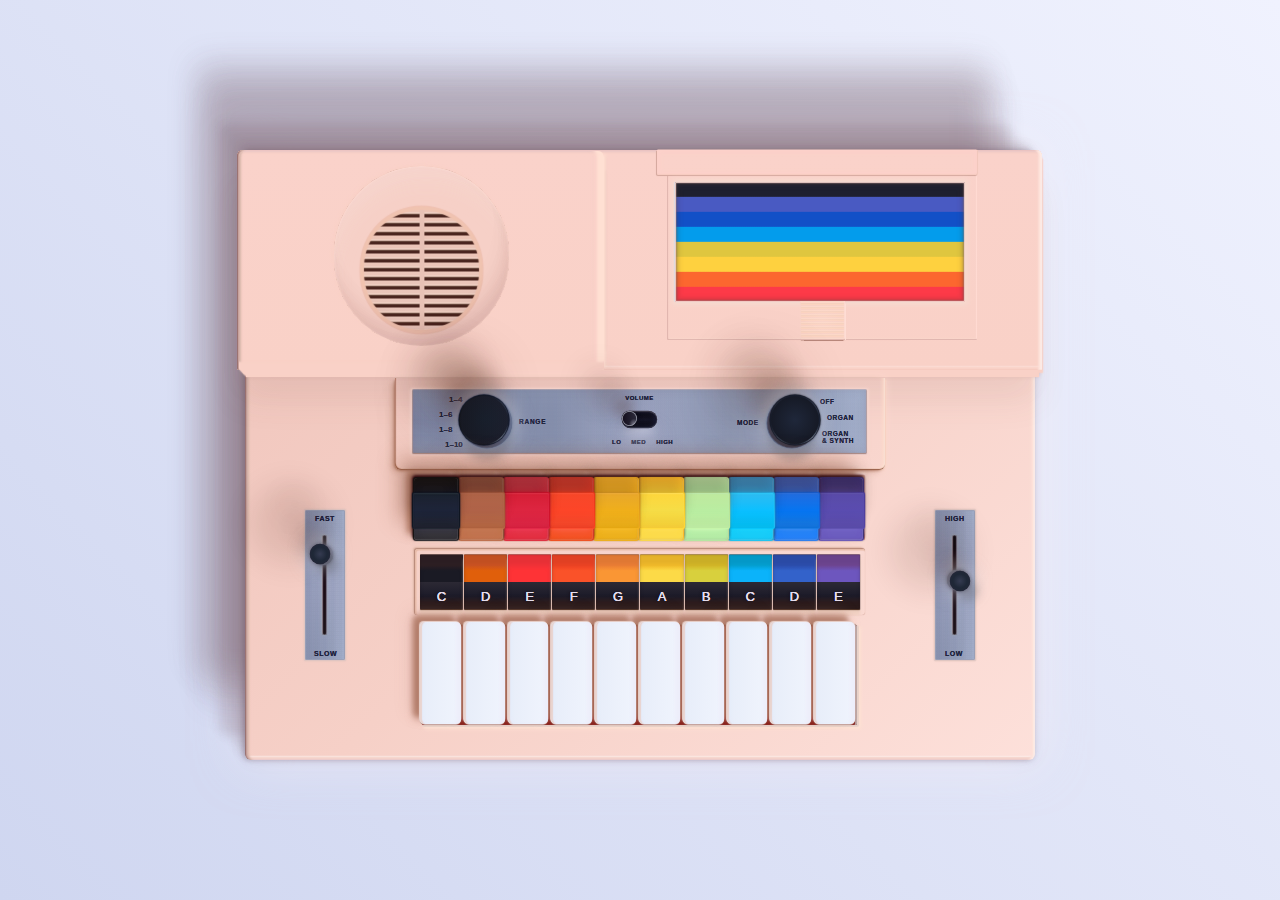
<file: bonus/index.html>
<!DOCTYPE html>
<html>
    <head>
        <link rel="stylesheet" href="style.css">
    </head>
    <body>
      <div class="muson" aria-label="Muson Synth Illustration">
        <div class="top-bar">
          <div class="speaker-bar"><div class="speakers"></div></div>
          <div class="muson-frame"><div class="rainbow"></div></div>
        </div>
        <div class="range-container" aria-hidden="true">
          <div class="range-plate">
            <div class="left">
              <ul class="ranges">
                <li>1–4</li>
                <li>1–6</li>
                <li>1–8</li>
                <li>1–10</li>
              </ul>
              <p>Range</p>
              <div class="slider-wrapper">
                <div class="slider"></div>
              </div>
            </div>
            <div class="center">
              <p>Volume</p>
              <ul>
                <li>Lo</li>
                <li>Med</li>
                <li>High</li>
              </ul>
              <div class="switch-wrapper">
                <div class="switch-button"></div>
              </div>
            </div>
            <div class="right">
              <p>Mode</p>
              <ul>
                <li>Off</li>
                <li>Organ</li>
                <li>Organ <br />& Synth</li>
              </ul>
              <div class="slider-wrapper">
                <div class="slider"></div>
              </div>
            </div>
          </div>
        </div>
        <div class="button-container">
          <div class="button">
            <div class="center"></div>
          </div>
          <div class="button">
            <div class="center"></div>
          </div>
          <div class="button">
            <div class="center"></div>
          </div>
          <div class="button">
            <div class="center"></div>
          </div>
          <div class="button">
            <div class="center"></div>
          </div>
          <div class="button">
            <div class="center"></div>
          </div>
          <div class="button">
            <div class="center"></div>
          </div>
          <div class="button">
            <div class="center"></div>
          </div>
          <div class="button">
            <div class="center"></div>
          </div>
          <div class="button">
            <div class="center"></div>
          </div>
        </div>
        <div class="letter-container" aria-hidden="true">
          <div>
            <p>C</p>
          </div>
          <div>
            <p>D</p>
          </div>
          <div>
            <p>E</p>
          </div>
          <div>
            <p>F</p>
          </div>
          <div>
            <p>G</p>
          </div>
          <div>
            <p>A</p>
          </div>
          <div>
            <p>B</p>
          </div>
          <div>
            <p>C</p>
          </div>
          <div>
            <p>D</p>
          </div>
          <div>
            <p>E</p>
          </div>
        </div>
        <div class="key-container">
          <div style="z-index: 12;"></div>
          <div style="z-index: 11;"></div>
          <div style="z-index: 10;"></div>
          <div style="z-index: 9;"></div>
          <div style="z-index: 8;"></div>
          <div style="z-index: 7;"></div>
          <div style="z-index: 6;"></div>
          <div style="z-index: 5;"></div>
          <div style="z-index: 4;"></div>
          <div style="z-index: 3;"></div>
        </div>
        <div class="speed-container" aria-hidden="true">
          <p>Fast</p>
          <div class="speed-slider"></div>
          <div class="speed-button-container">
            <div class="speed-button"></div>
          </div>
          <p>Slow</p>
        </div>
        <div class="vol-container" aria-hidden="true">
          <p>High</p>
          <div class="vol-slider"></div>
          <div class="vol-button-container">
            <div class="vol-button"></div>
          </div>
          <p>Low</p>
        </div>
      </div>
    </body>
</html>
</file>
<file: bonus/style.css>
:root {
    --letter-1: #2E1F23;
    --letter-2: #1A1A24;

    --button-1: #171310;
    --button-2: #18171F;
    --button-3: #353541;
    --button-4: #302E33;

    --center-1: #0F1622;
    --center-2: #171D33;
    --center-3: #222632;
    --center-4: #313842;

    --center-5: #1C1F30;
    --center-6: #3D3A4D;
}

* {
    padding: 0;
    margin: 0;
    box-sizing: border-box;
}

body {
    background-color: #CFD6F0;
    background-image: linear-gradient(45deg, #CFD6F0, #F0F2FE);
    min-height: 100vh;
}

.muson {
    display: block;

    position: absolute;
    top: 120px;
    top: calc(50vh - 300px);
    left: 0;
    right: 0;

    margin: 0 auto;

    width: 790px;
    height: 610px;

    border-radius: 6px;

    background-color: #FFD9D0;
    background-image: linear-gradient(
        135deg,
        #EFC4BB,
        #F6D0C7,
        #FDE0DA
    );

    box-shadow: 2px 0 1.5px -1.5px #7C5558 inset,
        3.5px 0 2.5px -2.5px #AE857F inset,
        4.5px 0 2.5px -2.5px #D8B5AF inset,
        5.5px 0 2.5px -2.5px #DBBBB0 inset,
        6.5px 0 2.5px -2.5px #DFBDB1 inset,
        
        -3px 0 2px -2px #F9EAE5 inset,
        -3.5px 0 2px -2px #FFF0ED inset,
        -4.5px 0 2px -2px #FDDFD4 inset,
        -5.5px 0 2px -2px #FEE1DB inset,
        
        0 2px 2px -2px #EBCDCF inset,
        0 4px 2px -2px #EEC8C7 inset,
        0 5px 2px -2px #F4CFC7 inset,
        
        0 -2px 1.5px -1.5px #E8D4DD inset,
        0 -4.5px 1.5px -1.5px #F4CFC7 inset,
        0 -5px 1.5px -1.5px #FFFDFB inset,
        
        -30px -30px 10px rgba(114, 86, 98, 0.05),
        -25px -25px 10px rgba(114, 86, 98, 0.1),
        -20px -20px 10px rgba(114, 86, 98, 0.075),
        -10px -10px 10px rgba(114, 86, 98, 0.1),
        -5px -5px 10px rgba(114, 86, 98, 0.125),
        -50px -90px 30px rgba(114, 86, 98, 0.15),
        -45px -80px 30px rgba(114, 86, 98, 0.125),
        -40px -70px 30px rgba(114, 86, 98, 0.1),
        -35px -60px 30px rgba(114, 86, 98, 0.075),
        -45px -50px 30px rgba(114, 86, 98, 0.05),
        
        -2px 0 5px rgba(137, 124, 142, 0.5),
        0 0 10px rgba(137, 124, 142, 0.1),
        0 0 20px rgba(137, 124, 142, 0.05),
        0 0 50px rgba(255, 245, 250, 0.5);
}

.top-bar {
    display: block;
    width: 805px;
    height: 220px;
    margin-left: -8px;
    border-radius: 6px 6px 2px 2px;
    background-image: linear-gradient(#FAD2CA, #F9D1C7);

    box-shadow: 2px 0 1.5px -1.5px #7C5558 inset,
        3.5px 0 2.5px -2.5px #AE857F inset,
        4.5px 0 2.5px -2.5px #D8B5AF inset,
        5.5px 0 2.5px -2.5px #DBBBB0 inset,
        6.5px 0 2.5px -2.5px #DFBDB1 inset,
        
        -3px 0 2px -2px #F9EAE5 inset,
        -3.5px 0 2px -2px #FFF0ED inset,
        -4.5px 0 2px -2px #FDDFD4 inset,
        -5.5px 0 2px -2px #FEE1DB inset,
        
        0 2px 2px -2px #EBCDCF inset,
        0 4px 2px -2px #EEC8C7 inset,
        0 5px 2px -2px #F4CFC7 inset,
        
        0 -2px 1.5px -1.5px #F9D1C7 inset,
        0 -4.5px 1.5px -1.5px #F9D1C7 inset,
        0 -5px 1.5px -1.5px #FFEAE4 inset,
        
        
        2px 12px 1.5px -6px #F9D1C7,
        1px 11px 1.5px -6px #F9D1C7,
        1px 10px 1.5px -6px #F9D1C7,
        1px 9px 1.5px -5px #F9D1C7,
        1px 8px 1.5px -5px #F9D1C7,
        1px 7px 1.5px -5px #F9D1C7,
        1px 6px 1.5px -5px #F9D1C7,
        3px 5px 1.5px -2px #F9D1C7,
        2px 4px 1.5px -2px #F9D1C7,
        1px 3px 1.5px -2px #F9D1C7,
        
        3px 13px 1px -6px #F9D1C7,
        3px 12px 4px -6px rgba(126, 80, 67, 0.25),
        -2px 25px 30px -3px rgba(126, 80, 67, 0.025),
        -2px 35px 35px -3px rgba(126, 80, 67, 0.075);

    position: relative;
}

.muson-frame {
    display: block;
    width: 310px;
    height: 165px;
    background-color: transparent;
    
    position: absolute;
    top: 25px;
    right: 65px;

    border-radius: 1px;

    box-shadow: 1px -1px 1px #DEB3AC inset,
        -2px 0 1px -1px #FFDBD3 inset,
        0 -1.5px 1px #FFDFD3 inset,
        0 70.25px 1px -70px #B58475;
}

.muson-frame:before {
    content: "";
    display: block;
    width: 320px;
    height: 25px;
    border-radius: 0 0 2px 2px;

    background-color: transparent;

    position: absolute;

    top: -25px;
    left: -10px;

    box-shadow: -0.5px 1.25px 0.75px -0.25px #D4A89D,
        0.5px 0 0.75px -0.25px #F3C9BD,
        0 -1px 0.5px -0.5px rgba(243, 204, 197, 1),
        0 -1px 1px #F7CBC0 inset,
        0 0 3px 4px #FCD1CA inset;
}

.muson-frame:after {
    content: "";
    display: block;
    width: 45px;
    height: 39px;
    border-radius: 0.5px;

    background-image: radial-gradient(rgba(255, 222, 213, 0.25), rgba(255, 222, 213, 0) 60%),
        repeating-linear-gradient(#F8D2C5 0 24%, #FDD9C9 25% 49%, #F6D1BF 50% 74%, #FDD4C0 75% 100%);
    background-size: 100% 100%, 4px 4px;

    position: absolute;
    bottom: 0;
    left: 0;
    right: 0;
    margin-left: auto;
    margin-right: auto;

    opacity: 0.95;

    box-shadow: 0 -1.5px 1px -0.5px #DEB3AC inset,
        0 -2px 1px -0.5px #FFDFD3 inset,
        -1px 0 1px #FFDED5 inset,
        1px 0 1px -0.5px #FFDED5,
        1px 0 1px #FBD5CA inset,
        -1px 0 1px -0.5px #FBD5CA,
        0 1.75px 1px -1px #B58475;
}

.rainbow {
    display: block;
    width: 290px;
    height: 120px;

    position: absolute;
    top: 7px;
    left: 8px;

    background-color: #fff;
    background-image: linear-gradient(#1E202F 0 12%,
        #495AC2 12.5% 24.5%,
        #1250C7 25% 37%,
        #039CEC 37.5% 49.5%,
        #DFC63F 50% 62%,
        #FED13F 62.5% 74.5%,
        #FC672F 75% 87%,
        #FD3A48 87.5% 100%
    );
    
    border-radius: 1px;

    box-shadow: 0 -2px 2px -2px rgba(255, 220, 211, 1) inset,
        0px 0 1.25px 1px #FEDDD6 inset,
        0 0 1px 1.5px rgba(82, 58, 56, 0.5) inset,
        0 0 2.5px 3px rgba(82, 58, 56, 0.2) inset,
        0 0 4px 5px rgba(82, 58, 56, 0.1) inset,
        -1px 0 1px #DDDAE3,
        0 0 5px 3px #F6DACF;
}

.speaker-bar {
    display: block;
    width: 365px;
    height: 219px;

    background-color: transparent;
    
    border-radius: 6px 6px 2px 2px;
    position: absolute;
    top: 1px;
    left: 2px;

    box-shadow: 0 -10px 2px -2px #F9D1C7 inset,
        0 0 1px #F9D1C7,
        -10px 0 3px -3px #FFE0D3 inset,
        5px 0 3px -3px #FFE0D3,
        7px 0 2px -5px rgba(166, 122, 111, 0.15),
        21px 0 3px -20px rgba(95, 64, 56, 0.15),
        -9px -5px 5px rgba(254, 210, 201, 0.5) inset;

}

.speakers {
    display: block;
    width: 175px;
    height: 180px;

    border-radius: 100px;

    position: absolute;
    left: 0;
    right: 0;
    margin: 0 auto;
    top: 15px;

    background-image: linear-gradient(90deg, transparent, #E8C2B6 20% 80%, transparent),
        linear-gradient(transparent 0 12.5%, 
            #EECEC1 12.5% 25%,
            #67473C 37.5% 50%, 
            #4A251F 50% 62.5%, 
            transparent 82% 100%
        ), linear-gradient(
            #EEC4B4,
            #E8C6BC
        );
    background-size: 6px 100%, 9px 9px, 100% 100%;
    background-repeat: no-repeat, repeat, repeat;
    background-position: center center, top left, top left;

    box-shadow: 0 0 2px 0.5px #F9D1C7,
        -1.75px -1.75px 1.5px -1px #F9D1C7,
        -2px -2px 5px -2px #F9D1C7,

        -5px -25px 20px -5px rgba(83, 23, 0, 0.05) inset,
        -5px -15px 15px -5px rgba(83, 23, 0, 0.05) inset,
        -10px -35px 30px -10px rgba(83, 23, 0, 0.025) inset,

        5px 25px 20px -5px rgba(255, 243, 238, 0.1) inset,
        5px 15px 15px -5px rgba(255, 243, 238, 0.05) inset,
        10px 35px 30px -10px rgba(255, 243, 238, 0.025) inset,

        0 0 2px 0.5px #FEDCD3 inset,
        -2px -2px 5px -1px rgba(245, 203, 191, 0.5) inset,
        0 14px 1px 25.5px #F6D0C7 inset,
        0 14px 1px 26.5px #EFC1B2 inset,
        0 14px 1px 30px #F0C3B0 inset;
}

.key-container {
    display: grid;
    width: 435px;
    height: 100px;

    grid-template-columns: repeat(10, 1fr);
    column-gap: 3px;

    position: absolute;
    bottom: 35px;
    left: 177px;
    border-radius: 1px;
    background-color: #821510;

    box-shadow: -10px -10px 10px -5px rgba(58, 12, 2, 0.2),
    
        -2px 0 1px #BCA7A6 inset,
        1px 1px 1px 1px #E8D1C9,
        2px 2px 2px 1px #FFE3D5,
        3px 3px 4px 1px #FDE0D2,
        
        -1px -1px 1px 0 #8E675F;
}

.key-container > div {
    background-color: #fff;
    background-image: linear-gradient(90deg,
        #E7EDF9,
        #F0F4FD
    );
    border-radius: 5px;
    position: relative;
    top: -3px;
    left: -2px;
    height: 100%;
    height: calc(100% + 2px);


    box-shadow: -5px 0 4px -2px #EDECFA inset,
        -8px 0 6px -6px #EBEFF8 inset,
        3px 0 1px -1px #E9D4CF inset,
        6px 0 5px -5px #E1E8FA inset,

        0 0 0.25px 0.25px #E9D4CF,
        -0.75px -0.75px 1px -0.5px #E9D4CF,
        0 1px 1px #BEA19B,
        
        -7px -7px 5px -0.5px rgba(150, 90, 64, 0.5),
        -7px -3px 7px rgba(201, 149, 135, 0.55),
        -10px -10px 15px rgba(201, 149, 135, 0.25);
}

.letter-container {
    display: grid;
    width: 450px;
    height: 66px;

    background-color: transparent;

    grid-template-columns: repeat(10, 1fr);
    column-gap: 1px;

    position: absolute;
    bottom: 145px;
    left: 170px;

    border-radius: 3px;

    box-shadow: -0.5px -0.5px 0.75px #B98A7A,
        -2px -2px 2px #E0B9A8,
        0.5px 0.5px 1px -0.25px #E1B8A6 inset,
        1px 1px 1px 0.5px #E9BCA9 inset,
        4px 4px 4px rgba(251, 228, 222, 0.25) inset;

    padding: 5px;
}

.letter-container > div {
    background-color: #19161D;
    background-image: linear-gradient(
        var(--letter-1) 20%,
        var(--letter-2) 30% 50%,
        #2C2934 50%,
        #1C1B29,
        #342127
    );

    border-radius: 1px;

    box-shadow: 0 0.5px 0.5px #A6857E inset,
        0 1px 2px rgba(67, 38, 40, 0.25) inset,
        0.5px 0 0.25px rgba(105, 90, 95, 0.5),
        
        0 -1px 0.5px #4D3326 inset,
        0 -15px 5px -5px #2A1A1A inset,
        0 1px 1px #D6B6A7,
        0 5px 3px #F0D0C1,
        
        0 12px 5px rgba(26, 26, 36, 0.1) inset;

    position: relative;
}

.letter-container > div:nth-child(2) {
    --letter-1: #D55622;
    --letter-2: #E05F0B;
}

.letter-container > div:nth-child(3) {
    --letter-1: #FE3339;
    --letter-2: #FE3336;
}

.letter-container > div:nth-child(4) {
    --letter-1: #F84524;
    --letter-2: #FA5229;
}

.letter-container > div:nth-child(5) {
    --letter-1: #F78336;
    --letter-2: #FA9634;
}

.letter-container > div:nth-child(6) {
    --letter-1: #FDC32A;
    --letter-2: #FCDA47;
}

.letter-container > div:nth-child(7) {
    --letter-1: #DEBF27;
    --letter-2: #D8D03D;
}

.letter-container > div:nth-child(8) {
    --letter-1: #03A7DA;
    --letter-2: #0BB3FA;
}

.letter-container > div:nth-child(9) {
    --letter-1: #2D50B4;
    --letter-2: #3362CA;
}

.letter-container > div:nth-child(10) {
    --letter-1: #734897;
    --letter-2: #6D56BE;
}

.letter-container > div > p {
    position: absolute;
    bottom: 6px;
    left: 0;
    right: 0;
    margin: 0 auto;
    text-align: center;
    font-size: 13px;
    color: #E6DFEF;
    font-family: sans-serif;
    text-shadow: 0.15px 0 0.5px #E6DFEF,
        -0.15px 0 0.5px #E6DFEF,
        1px 0 1px #33292A,
        -2px 0 2px #1A1420;
}

.button-container {
    display: grid;
    grid-template-columns: repeat(10, 1fr);
    column-gap: 1px;

    width: 450px;
    height: 65px;
    border-radius: 2px;

    position: absolute;
    left: 170px;
    bottom: 220px;

    background-color: transparent;

    box-shadow: 0 0 2px #DDABA0 inset,
        0 0 1px #DDABA0,
        0 -1px 2px #F1CBC2,
        0 -1.5px 2px #FDE4DD,
        0 1px 2px #E9CDBF,
        0 1.5px 2px #FADACF,
        
        0 1.5px 1.5px -0.5px #D69C8E inset,
        0 10px 10px -5px #E0B2A2 inset,
        0 -10px 5px -5px rgba(178, 83, 65, 1) inset;
}

.button-container .button {
    border-radius: 3px;

    background-image: linear-gradient(
        var(--button-1),
        var(--button-2),
        var(--button-3),
        var(--button-4)
    );

    box-shadow: 0 0 0.25px var(--button-3),
        -0.5px -0.75px 1px  rgba(241, 249, 255, 0.15) inset,
        -0.75px -1.5px 1.5px rgba(44, 6, 13, 0.05) inset,
    
        0 -0.5px 0.75px 0.25px var(--button-1),
        0 0.5px 0.75px 0.25px var(--button-4),

        0 -0.75px 2px -0.75px var(--button-1),
        0 0.75px 2px -0.75px var(--button-4),

        -0.5px -2px 3px 0.75px rgba(44, 6, 13, 0.9),
        -15px -20px 20px 2px rgba(150, 90, 64, 0.35),
        
        -7px -7px 5px -0.5px rgba(150, 90, 64, 0.5),
        -7px -3px 7px rgba(201, 149, 135, 0.55),
        -10px -10px 15px rgba(201, 149, 135, 0.25);

    position: relative;
    bottom: -3px;
    left: -1.5px;

    z-index: 11;

    height: 100%;
    height: calc(100% - 3px);
}

.button-container .button:nth-child(2) {
    --button-1: #884B36;
    --button-2: #8A4631;
    --button-3: #BD6E48;
    --button-4: #C2724D;

    --center-1: #AC5B3D;
    --center-2: #AE5E43;
    --center-3: #BD6E48;
    --center-4: #AA624A;
    --center-5: #AE5E3D;
    --center-6: #C77E5B;

    z-index: 10;
}

.button-container .button:nth-child(3) {
    --button-1: #C1353E;
    --button-2: #C22B3A;
    --button-3: #E42D49;
    --button-4: #E32C3E;

    --center-1: #D5132B;
    --center-2: #DD1F3B;
    --center-3: #E42849;
    --center-4: #E33E50;
    --center-5: #D51A39;
    --center-6: #F44661;
    
    z-index: 9;
}

.button-container .button:nth-child(4) {
    --button-1: #CC3929;
    --button-2: #D73825;
    --button-3: #FD5332;
    --button-4: #F2501F;

    --center-1: #F83D1E;
    --center-2: #FD4022;
    --center-3: #FC4D2E;
    --center-4: #FF5A3D;
    --center-5: #F0361F;
    --center-6: #FF6959;
    
    z-index: 8;
}

.button-container .button:nth-child(5) {
    --button-1: #F2AC26;
    --button-2: #F0AC19;
    --button-3: #F0B31C;
    --button-4: #ECAF19;

    --center-1: #E8A321;
    --center-2: #F0AD14;
    --center-3: #F3B61D;
    --center-4: #F1A943;
    --center-5: #EBAA09;
    --center-6: #FBC131;
    
    z-index: 7;
}

.button-container .button:nth-child(6) {
    --button-1: #FCB829;
    --button-2: #F7CF31;
    --button-3: #FFDB3C;
    --button-4: #FBDB4C;

    --center-1: #FFD531;
    --center-2: #F6DC41;
    --center-3: #FFDA3B;
    --center-4: #FFE470;
    --center-5: #FFD038;
    --center-6: #FFE160;
    
    z-index: 6;
}

.button-container .button:nth-child(7) {
    --button-1: #B5D496;
    --button-2: #A1D890;
    --button-3: #B5F4A7;
    --button-4: #B3EAA4;

    --center-1: #BDE899;
    --center-2: #B8ED9F;
    --center-3: #C6F6AA;
    --center-4: #B7E6B8;
    --center-5: #C6F6AC;
    --center-6: #D9FEBB;
    
    z-index: 5;
}

.button-container .button:nth-child(8) {
    --button-1: #3F88B5;
    --button-2: #3494C7;
    --button-3: #0FCEFB;
    --button-4: #15CAF7;

    --center-1: #26B7F0;
    --center-2: #05BEFF;
    --center-3: #04C6FB;
    --center-4: #23D7FF;
    --center-5: #08C2F5;
    --center-6: #22D9FF;
    
    z-index: 4;
}

.button-container .button:nth-child(9) {
    --button-1: #4058A2;
    --button-2: #3C5FB9;
    --button-3: #0D7BF4;
    --button-4: #2680F8;

    --center-1: #1864DC;
    --center-2: #0071F1;
    --center-3: #1A7DE5;
    --center-4: #346DD4;
    --center-5: #016EE3;
    --center-6: #5298F0;
    
    z-index: 3;
}

.button-container .button:nth-child(10) {
    --button-1: #3D306E;
    --button-2: #503C79;
    --button-3: #6A5ABD;
    --button-4: #6A5ABD;

    --center-1: #5141A3;
    --center-2: #5647AE;
    --center-3: #6052B3;
    --center-4: #6758AB;
    --center-5: #574DAE;
    --center-6: #7B6BCE;
    
    z-index: 2;
}

.button-container .button .center {
    display: block;
    width: 100%;
    height: 35px;
    
    width: calc(100% + 2px);

    border-radius: 2px;

    position: absolute;
    top: 15px;
    left: -1px;

    background-image: linear-gradient(
        var(--center-1),
        var(--center-2),
        var(--center-3)
    );

    box-shadow: 0 0 0.5px var(--center-3),
    
    -3px -20px 14px 3px rgba(20, 7, 14, 0.15),
    3px 20px 14px -3px rgba(241, 249, 255, 0.025),
    -3px -17px 14px -3px rgba(241, 249, 255, 0.025),

    0 -20px 10px -10px rgba(44, 6, 13, 0.05) inset,
    0 -0px 10px -10px rgba(44, 6, 13, 0.05) inset,
    0 30px 20px -10px rgba(241, 249, 255, 0.05) inset,
    
    0 -0.25px 0.75px 0.25px var(--center-1),
    0 0.5px 0.75px 0.25px var(--center-3),

    0 -0.75px 2px -0.75px var(--center-1),
    0 0.75px 2px -0.75px var(--center-3),
    
    0 1px 1.75px -0.75px var(--center-4) inset,
    0 -3px 4px -3px var(--center-5) inset,
    
    0 3px 3px -3px var(--center-6),
    
    0 -4px 7px -4px var(--center-1),
    0 4px 7px -4px var(--center-6);
}

.button-container .button .center:nth-child(1) { z-index: 22; }
.button-container .button .center:nth-child(2) { z-index: 21; }
.button-container .button .center:nth-child(3) { z-index: 20; }
.button-container .button .center:nth-child(4) { z-index: 19; }
.button-container .button .center:nth-child(5) { z-index: 18; }
.button-container .button .center:nth-child(6) { z-index: 17; }
.button-container .button .center:nth-child(7) { z-index: 16; }
.button-container .button .center:nth-child(8) { z-index: 15; }
.button-container .button .center:nth-child(9) { z-index: 14; }
.button-container .button .center:nth-child(10) { z-index: 13; }

.range-container {
    display: block;
    width: 490px;
    height: 92px;
    background-color: transparent;

    position: absolute;
    left: 150px;
    bottom: 290px;

    border-radius: 0 0 6px 6px;

    box-shadow: -1px 1px 3px -1px #945A42,
        0.5px -1px 1px #945A42 inset,
        -4px 2px 7px -2.25px #BD8974,
        1px -1px 1px -1px #BD8974 inset,
        1px -1px 1.5px -1px #CF9981 inset,
        
        -0.5px -0.5px 0.5px #FFEDE0 inset,
        -1.5px -1.5px 2px -1px #FFE8DB inset,
        -4px -1.5px 4px -2px #FEDACA inset,
        
        2px 1px 2px -1px #FEDACA,
        
        0 0 10px #FBDAD1,
        -10px 10px 25px rgba(60, 3, 0, 0.015);
}

.range-plate {
    display: block;
    width: 455px;
    height: 65px;

    position: absolute;
    left: 17px;
    top: 11px;

    border-radius: 1.5px;

    background-color: #BBC9E6;

    background-image: linear-gradient(rgba(134, 141, 169, 0.1) 0 25%, transparent 25% 50%, rgba(143, 150, 178, 0.1) 50% 75%, transparent 75%),
        linear-gradient(90deg, rgba(159, 167, 188, 0.05), rgba(119, 130, 160, 0.1), rgba(159, 167, 188, 0.05)),
        radial-gradient(rgba(167, 172, 202, 0.65), transparent 60%),
        radial-gradient(#7B84A3, #929CB7, #BBC9E6);
    background-size: 100% 4px, 
        20% 100%, 
        200px 200px, 
        200% 300%;
    background-repeat: repeat, 
        repeat, 
        no-repeat, 
        no-repeat;
    background-position: center center, 
        center center, 
        center center, 
        100% 50%;

    box-shadow: 0 0 1px 0.25px #F6D0C7 inset,
        0 -0.5px 0.75px 0.5px #8D6E6C inset,
        0 0.75px 0.5px 0.25px #E7C9C7,
        0 0.5px 2.5px 1.5px #F6D5CE,
        
        0 0 10px rgba(100, 98, 120, 0.25) inset;

}

.ranges {
    list-style-type: none;
    font-family: sans-serif;
    font-weight: 600;
    color: #1F233E;

    font-size: 8px;
    position: absolute;
    top: 6px;

    text-shadow: 0 0 0.2px #1F233E,
        0 0 1px #BCBCD0;
}

.ranges li {
    margin-bottom: 6px;
}

.left .ranges {
    left: 27px;
}

.left .ranges li:first-child {
    margin-left: 10px;
}

.left .ranges li:last-child {
    margin-left: 6px;
}

.left .slider-wrapper {
    width: 50px;
    height: 50px;

    background-color: #606B89;

    position: absolute;
    left: 50.25px;
    top: 9.25px;

    border-radius: 50px;

    background-image: linear-gradient(20deg, #484653, #606B89, #8792AE);

    box-shadow: -0.5px 0.5px 0.5px #606B89,
        0 0 1px 0.15px #606B89 inset,
        0 0 1px 0.25px #606B89,
        0 0 4px 1px #7886A1,
        
        0 15px 10px -2px rgba(51, 46, 52, 0.25),

        -30px -30px 50px 20px rgba(62, 21, 8, 0.1),
        
        -12px -25px 17px 4px rgba(62, 21, 8, 0.22),
        -30px -45px 25px 4px rgba(62, 21, 8, 0.125),
        -45px -50px 35px 8px rgba(62, 21, 8, 0.125),
        
        -5px -15px 10px -2px rgba(202, 206, 217, 0.25),
        
        0 0 20px 3px rgba(202, 206, 217, 0.75);
}

.left .slider {
    display: block;
    width: 50px;
    height: 50px;

    background-color: black;

    border-radius: 100px;

    position: absolute;
    left: -3.25px;
    top: -3.25px;

    background-image: linear-gradient(90deg, rgba(17, 18, 23, 0.5), transparent),
        radial-gradient(#1A2332, #1C1F2D 66%, transparent 69%),
        linear-gradient(90deg, rgba(17, 18, 23, 0.75), transparent),
        linear-gradient(rgba(24, 31, 49, 0.9), transparent),
        linear-gradient(45deg, transparent 30%, #7C899C, transparent 70%),
        linear-gradient(-45deg, transparent 30%, #7C899C, transparent 70%),
        radial-gradient(#1A2332, #1C1F2D, #10172A);

    box-shadow: 0 0 1px 0.75px #10172A,
        0 0 2px 0.75px rgba(67, 68, 88, 0.5);
}

.left p {
    text-transform: uppercase;
    font-family: sans-serif;
    font-weight: 600;
    font-size: 6.5px;
    color: #1F233E;
    letter-spacing: 0.75px;

    position: absolute;
    left: 107px;
    top: 29px;

    text-shadow: 0 0 0.2px #1F233E,
        0 0 1px #959AB2;
}

.center p, .center ul li {
    text-transform: uppercase;
    font-family: sans-serif;
    font-weight: 600;
    font-size: 6px;
    color: #1F233E;
    letter-spacing: 0.5px;

    text-shadow: 0 0 0.2px #1F233E,
        0 0 1px #959AB2;

    list-style-type: none;
}

.center p {
    text-align: center;

    position: absolute;
    top: 6px;
    left: 0;
    right: 0;
    margin: 0 auto;
}

.center ul {
    position: absolute;
    bottom: 6px;
    left: 200px;
}

.center ul li {
    display: inline-block;
    margin-right: 6px;
}

.switch-wrapper {
    display: block;
    width: 35px;
    height: 17px;

    background-color: #0B090E;

    border-radius: 35px;

    position: absolute;
    left: 210px;
    top: 22px;

    background-image: linear-gradient(rgba(30, 31, 57, 0), rgba(30, 31, 57, 0.5), rgba(30, 31, 57, 0)),
        linear-gradient(#09080E, #0A090F);

    box-shadow: 0 0.5px 0.5px #353245 inset,
        0 -0.25px 0.5px #4F515E inset,
        0 -0.75px 0.75px #30354B inset,
        0 1px 1px -0.25px #55515F inset,
        0 1.25px 1px -0.5px #28252E inset,
        0 0 5px 1px #1E1F39 inset,
        
        0 0 0.5px 0.25px #353245,
        0 0 1px #B4B9CC,
        0 0.15px 2.5px -0.5px #9FA5BE,
        
        0 10px 10px -3px rgba(208, 209, 227, 0.5),
        0 20px 20px rgba(208, 209, 227, 0.35);
}

.switch-button {
    display: block;
    width: 15px;
    height: 15px;
    border-radius: 15px;

    background-color: #140E1C;

    position: absolute;
    top: 0.35px;
    left: 0.45px;

    background-image: radial-gradient(rgba(208, 209, 227, 0.5), rgba(208, 209, 227, 0) 40%),
        linear-gradient(90deg, #140E1C, #2D2C3C);

    background-repeat: no-repeat,
        no-repeat;

    background-size: 120% 140%,
        100% 100%;

    background-position: 3px 3px,
        top left;

    box-shadow: 0 0 0.5px 0.75px #9A9CA9 inset,
        0 0 0.15px #9A9CA9,
        0 0 0.5px 0.25px #1B1B25,
        0 0 1px #1E1E26,
        
        0 5px 10px -2px rgba(51, 46, 52, 0.25),

        -5px -10px 10px 2px rgba(62, 21, 8, 0.15),
        -10px -17px 20px 5px rgba(62, 21, 8, 0.1),
        -20px -23px 25px 6px rgba(62, 21, 8, 0.15),
        -30px -35px 30px 10px rgba(62, 21, 8, 0.1);
}


.right .slider-wrapper {
    width: 50px;
    height: 50px;

    background-color: #606B89;

    position: absolute;
    right: 50.25px;
    top: 9.25px;

    border-radius: 50px;

    background-image: linear-gradient(20deg, #3C3642, #4B485B, #535166);

    box-shadow: -0.5px 0.5px 0.5px #606B89,
        0 0 1px 0.15px #606B89 inset,
        0 0 1px 0.25px #606B89,
        0 0 4px 1px #7886A1,
        
        0 15px 10px -2px rgba(51, 46, 52, 0.25),

        -30px -30px 50px 20px rgba(62, 21, 8, 0.1),
        
        -12px -25px 17px 4px rgba(62, 21, 8, 0.15),
        -30px -45px 25px 4px rgba(62, 21, 8, 0.075),
        -45px -50px 35px 8px rgba(62, 21, 8, 0.075),
        
        -5px -15px 10px -2px rgba(202, 206, 217, 0.25),
        
        0 0 20px 3px rgba(202, 206, 217, 0.75);
}

.right .slider {
    display: block;
    width: 50px;
    height: 50px;

    background-color: black;

    border-radius: 100px;

    position: absolute;
    left: 3.5px;
    top: -3.5px;

    background-image: radial-gradient(#1F273A, rgba(22, 26, 38, 1) 66%, transparent 69%),
        linear-gradient(90deg, rgba(22, 26, 38, 0.75), transparent),
        linear-gradient(rgba(24, 31, 49, 0.9), transparent),
        linear-gradient(45deg, transparent 30%, #7C899C, transparent 70%),
        linear-gradient(-45deg, transparent 30%, #7C899C, transparent 70%),
        radial-gradient(#1F273A, #212C42, #171D2D);

    box-shadow: 0 0 1px 0.75px rgba(22, 26, 38, 1),
        0 0 2px 0.75px rgba(67, 68, 88, 0.5);
}

.right ul, .right p {
    text-transform: uppercase;
    font-family: sans-serif;
    font-weight: 600;
    color: #1F233E;

    font-size: 6.5px;

    letter-spacing: 0.5px;

    text-shadow: 0 0 0.2px #1F233E,
        0 0 1px #BCBCD0;
}

.right ul {
    list-style-type: none;
    
    position: absolute;
    left: 415px;
    top: 9px;
}

.right ul li {
    margin-bottom: 9px;
}

.right ul li:first-child {
    margin-left: -7px;
}

.right ul li:last-child {
    margin-left: -5px;
}

.right p {
    position: absolute;
    top: 30px;
    left: 325px;
}

.speed-container {
    display: block;
    width: 40px;
    height: 150px;

    background-color: #656581;
    
    border-radius: 1px;

    position: absolute;
    left: 60px;
    top: 360px;

    background-image: linear-gradient(rgba(134, 141, 169, 0.1) 0 25%, transparent 25% 50%, rgba(143, 150, 178, 0.1) 50% 75%, transparent 75%),
        linear-gradient(90deg, rgba(159, 167, 188, 0.05), rgba(119, 130, 160, 0.1), rgba(159, 167, 188, 0.05)),
        radial-gradient(rgba(167, 172, 202, 0.65), transparent 60%),
        radial-gradient(#7B84A3, #929CB7, #BBC9E6);
    background-size: 100% 4px, 
        20% 100%, 
        200px 200px, 
        200% 300%;
    background-repeat: repeat, 
        repeat, 
        no-repeat, 
        no-repeat;
    background-position: center center, 
        center center, 
        center center, 
        100% 50%;


    box-shadow: 0 0 1px #E1C3B8 inset,
        0 0 1px 0.5px #DFC6C1,
        0 0 2px 1px #E2C1BA,
        0.5px 0 0.5px 0.5px #929CB7 inset,
        -0.5px 0 0.5px 0.5px #929CB7 inset;
}

.speed-container p {
    text-transform: uppercase;
    font-family: sans-serif;
    font-weight: 600;
    color: #1F233E;

    font-size: 7px;

    letter-spacing: 0.5px;

    text-shadow: 0 0 0.2px #1F233E,
        0 0 1px #929CB7;
}

.speed-container p:first-child {
    position: absolute;
    top: 5px;
    left: 10px;
}

.speed-container p:last-child {
    position: absolute;
    bottom: 3px;
    left: 9px;
}

.speed-slider {
    display: block;
    width: 5px;
    height: 100px;
    border-radius: 6px;
    background-color: #120D14;

    position: absolute;
    top: 25px;
    left: 17px;

    background-image: linear-gradient(#120D14, #1B0B15, #1D1419);

    box-shadow: -0.75px 0 1px #9391A5 inset,
        0.75px 0 1px #A79DA8 inset,
        -0.5px 0 1px -0.15px rgba(213, 212, 219, 0.1),
        0 0 3px #9FA7AA;
}

.speed-button-container {
    display: block;
    width: 20px;
    height: 20px;
    border-radius: 30px;

    background-color: #fff;

    position: absolute;
    top: 35px;
    left: 8px;

    background-image: linear-gradient(70deg, #63687E 80%, #9A9BBA);

    box-shadow: 0 0 1px #63687E,
        0 0 0.5px #63687E,
        0 0 4px 0.5px #63687E;
}

.speed-button {
    display: block;
    width: 20px;
    height: 20px;
    border-radius: 30px;

    background-color: #000;

    position: absolute;
    left: -3.5px;
    top: -1px;

    background-image: radial-gradient(#353B51, #1E2736, #262739);

    box-shadow: 0 0 0.5px 0.25px #262739,
        0 0 4px rgba(19, 18, 32, 0.5),
        
        8px 10px 10px rgba(51, 46, 52, 0.25),

        -30px -30px 30px 30px rgba(62, 21, 8, 0.1),
        
        -7px -10px 15px 3px rgba(62, 21, 8, 0.15),
        -15px -25px 20px 3px rgba(62, 21, 8, 0.1),
        -25px -50px 30px 3px rgba(62, 21, 8, 0.075),
        
        -5px -15px 10px -2px rgba(202, 206, 217, 0.15),
        
        0 0 20px 3px rgba(202, 206, 217, 0.75);
}


.vol-container {
    display: block;
    width: 40px;
    height: 150px;

    background-color: #656581;
    
    border-radius: 1px;

    position: absolute;
    right: 60px;
    top: 360px;

    background-image: linear-gradient(rgba(134, 141, 169, 0.1) 0 25%, transparent 25% 50%, rgba(143, 150, 178, 0.1) 50% 75%, transparent 75%),
        linear-gradient(90deg, rgba(159, 167, 188, 0.05), rgba(119, 130, 160, 0.1), rgba(159, 167, 188, 0.05)),
        radial-gradient(rgba(167, 172, 202, 0.65), transparent 60%),
        radial-gradient(#7B84A3, #929CB7, #BBC9E6);
    background-size: 100% 4px, 
        20% 100%, 
        200px 200px, 
        200% 300%;
    background-repeat: repeat, 
        repeat, 
        no-repeat, 
        no-repeat;
    background-position: center center, 
        center center, 
        center center, 
        100% 50%;


    box-shadow: 0 0 1px #E1C3B8 inset,
        0 0 1px 0.5px #DFC6C1,
        0 0 2px 1px #E2C1BA,
        0.5px 0 0.5px 0.5px #929CB7 inset,
        -0.5px 0 0.5px 0.5px #929CB7 inset;
}

.vol-container p {
    text-transform: uppercase;
    font-family: sans-serif;
    font-weight: 600;
    color: #1F233E;

    font-size: 7px;

    letter-spacing: 0.5px;

    text-shadow: 0 0 0.2px #1F233E,
        0 0 1px #929CB7;
}

.vol-container p:first-child {
    position: absolute;
    top: 5px;
    left: 10px;
}

.vol-container p:last-child {
    position: absolute;
    bottom: 3px;
    left: 10px;
}

.vol-slider {
    display: block;
    width: 5px;
    height: 100px;
    border-radius: 6px;
    background-color: #120D14;

    position: absolute;
    top: 25px;
    left: 17px;

    background-image: linear-gradient(#120D14, #1B0B15, #1D1419);

    box-shadow: -0.75px 0 1px #9391A5 inset,
        0.75px 0 1px #A79DA8 inset,
        -0.5px 0 1px -0.15px rgba(213, 212, 219, 0.1),
        0 0 3px #9FA7AA;
}

.vol-button-container {
    display: block;
    width: 20px;
    height: 20px;
    border-radius: 30px;

    background-color: #fff;

    position: absolute;
    top: 60px;
    left: 12px;

    background-image: linear-gradient(70deg, #63687E 80%, #9A9BBA);

    box-shadow: 0 0 1px #63687E,
        0 0 0.5px #63687E,
        0 0 4px 0.5px #63687E;
}

.vol-button {
    display: block;
    width: 20px;
    height: 20px;
    border-radius: 30px;

    background-color: #000;

    position: absolute;
    left: 3px;
    top: 1px;

    background-image: radial-gradient(#353B51, #1E2736, #262739);

    box-shadow: 0 0 0.5px 0.25px #262739,
        0 0 4px rgba(19, 18, 32, 0.5),
        
        8px 10px 10px rgba(51, 46, 52, 0.25),

        -30px -30px 30px 30px rgba(62, 21, 8, 0.1),
        
        -7px -10px 15px 3px rgba(62, 21, 8, 0.15),
        -15px -25px 20px 3px rgba(62, 21, 8, 0.1),
        -25px -50px 30px 3px rgba(62, 21, 8, 0.075),
        
        -5px -15px 10px -2px rgba(202, 206, 217, 0.15),
        
        0 0 20px 3px rgba(202, 206, 217, 0.75);
}


@media screen and (max-height: 750px) {
  .muson {
    transform: scale(0.89);
  }
}

@media screen and (max-width: 670px) {
  .muson {
    transform: scale(0.9);
  }
}
</file>
